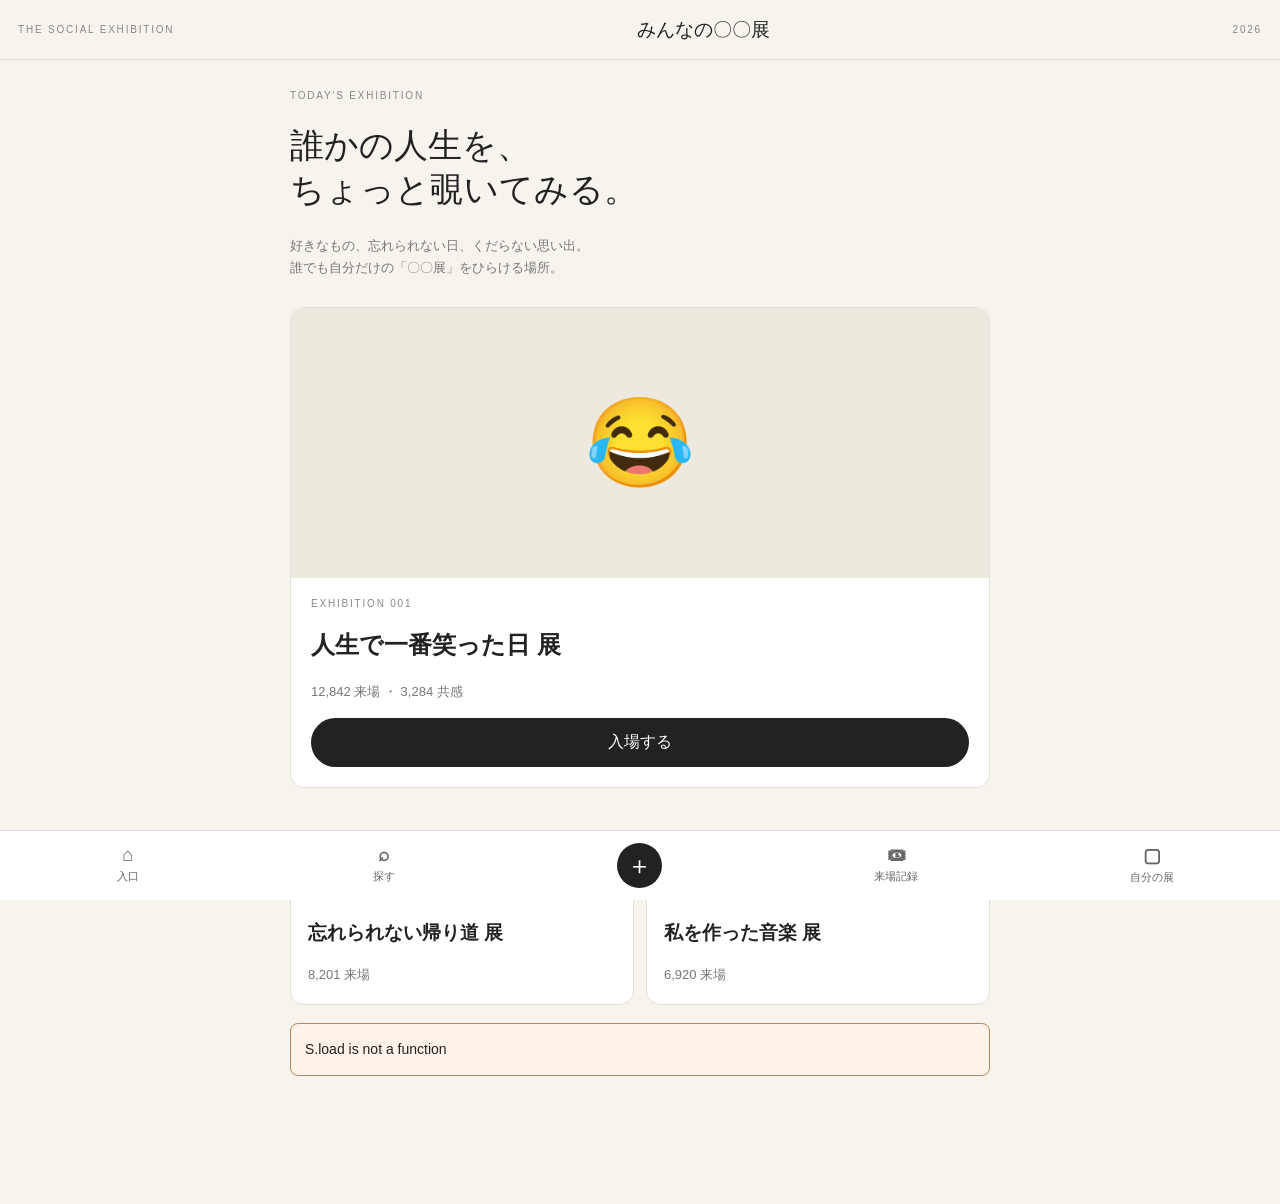
<file: index.html>
<!doctype html><html lang="ja"><head><meta charset="utf-8"><meta name="viewport" content="width=device-width,initial-scale=1"><title>みんなの〇〇展</title><link rel="stylesheet" href="styles.css"></head>
<body><header class="top"><span class="tiny">THE SOCIAL EXHIBITION</span><span class="brand">みんなの〇〇展</span><span class="tiny">2026</span></header>
<main class="wrap">
<div class="tiny">TODAY'S EXHIBITION</div><h1>誰かの人生を、<br>ちょっと覗いてみる。</h1>
<p class="muted">好きなもの、忘れられない日、くだらない思い出。<br>誰でも自分だけの「〇〇展」をひらける場所。</p>
<section class="feature" style="margin-top:28px"><div class="cover">😂</div><div class="pad"><div class="tiny">EXHIBITION 001</div><h2>人生で一番笑った日 展</h2><p class="muted">12,842 来場 ・ 3,284 共感</p><a class="enter" href="exhibition.html">入場する</a></div></section>
<h2 class="section">いま開館中</h2><div class="grid"><a class="card" href="exhibition.html?id=sample-road"><div class="tiny">EXHIBITION</div><h3>忘れられない帰り道 展</h3><span class="muted">8,201 来場</span></a><a class="card" href="exhibition.html?id=sample-music"><div class="tiny">EXHIBITION</div><h3>私を作った音楽 展</h3><span class="muted">6,920 来場</span></a></div>
<div id="message" role="alert" class="message" hidden></div><section id="home-mine" hidden><h2 class="section">あなたの展覧会</h2><div id="home-list" class="grid"></div></section></main><nav class="bottom">
<a href="index.html"><b>⌂</b>入口</a>
<a href="search.html"><b>⌕</b>探す</a>
<a class="plus" href="create.html" aria-label="展覧会をつくる">＋</a>
<a href="records.html"><b>🎟</b>来場記録</a>
<a href="profile.html"><b>▢</b>自分の展</a>
</nav><script src="storage.js"></script><script src="app.js"></script></body></html>
</file>
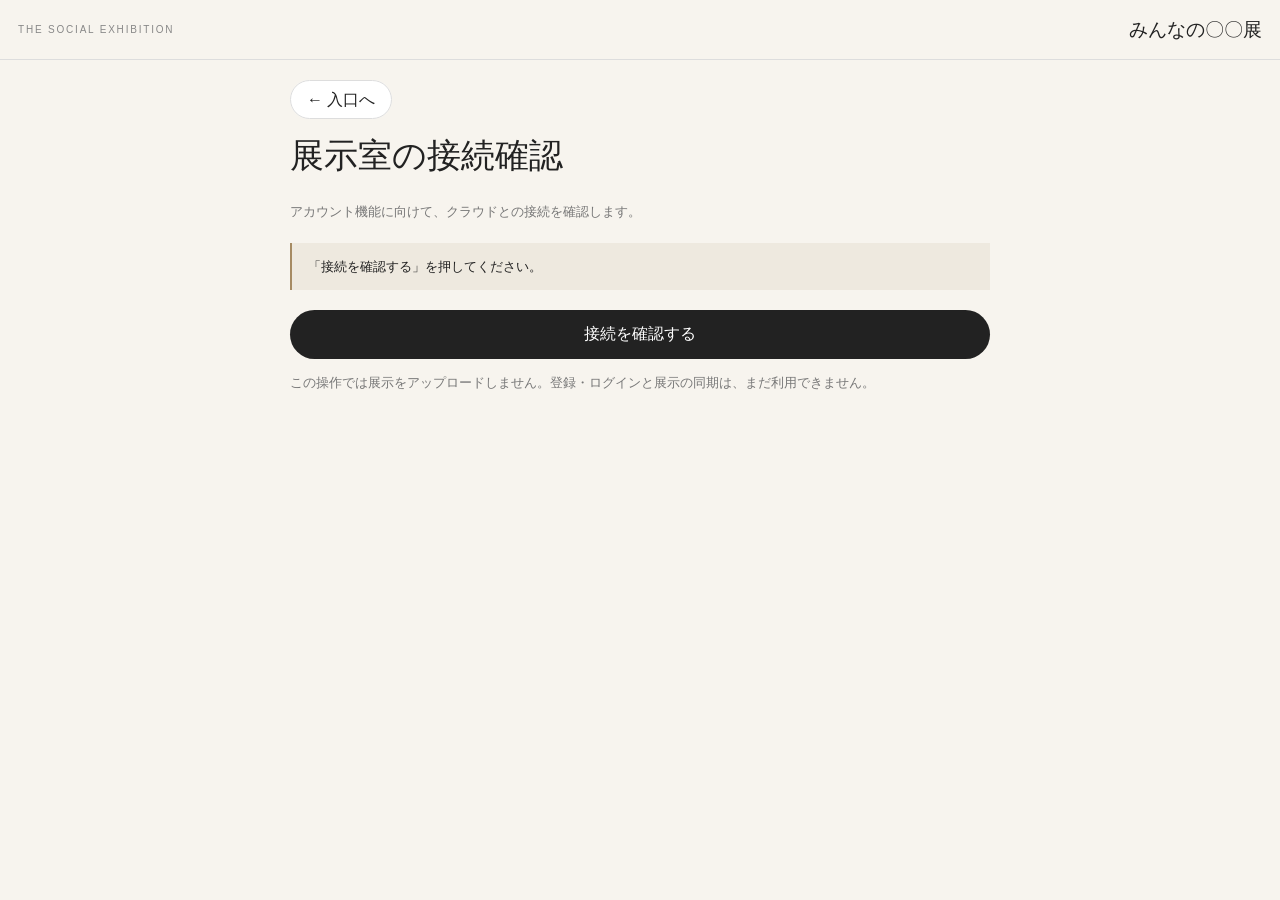
<file: connection.html>
<!doctype html>
<html lang="ja"><head><meta charset="utf-8"><meta name="viewport" content="width=device-width,initial-scale=1"><title>接続確認 — みんなの〇〇展</title><link rel="stylesheet" href="styles.css"></head>
<body><header class="top"><span class="tiny">THE SOCIAL EXHIBITION</span><span class="brand">みんなの〇〇展</span></header>
<main class="wrap"><a class="pill" href="index.html">← 入口へ</a><h1>展示室の接続確認</h1>
<p class="muted">アカウント機能に向けて、クラウドとの接続を確認します。</p>
<p id="connection-status" role="status" class="notice">「接続を確認する」を押してください。</p>
<button id="check-connection" class="primary">接続を確認する</button>
<p class="muted">この操作では展示をアップロードしません。登録・ログインと展示の同期は、まだ利用できません。</p>
</main><script src="vendor/supabase-2.57.4.js"></script><script src="supabase-client.js"></script><script src="connection.js"></script></body></html>
</file>
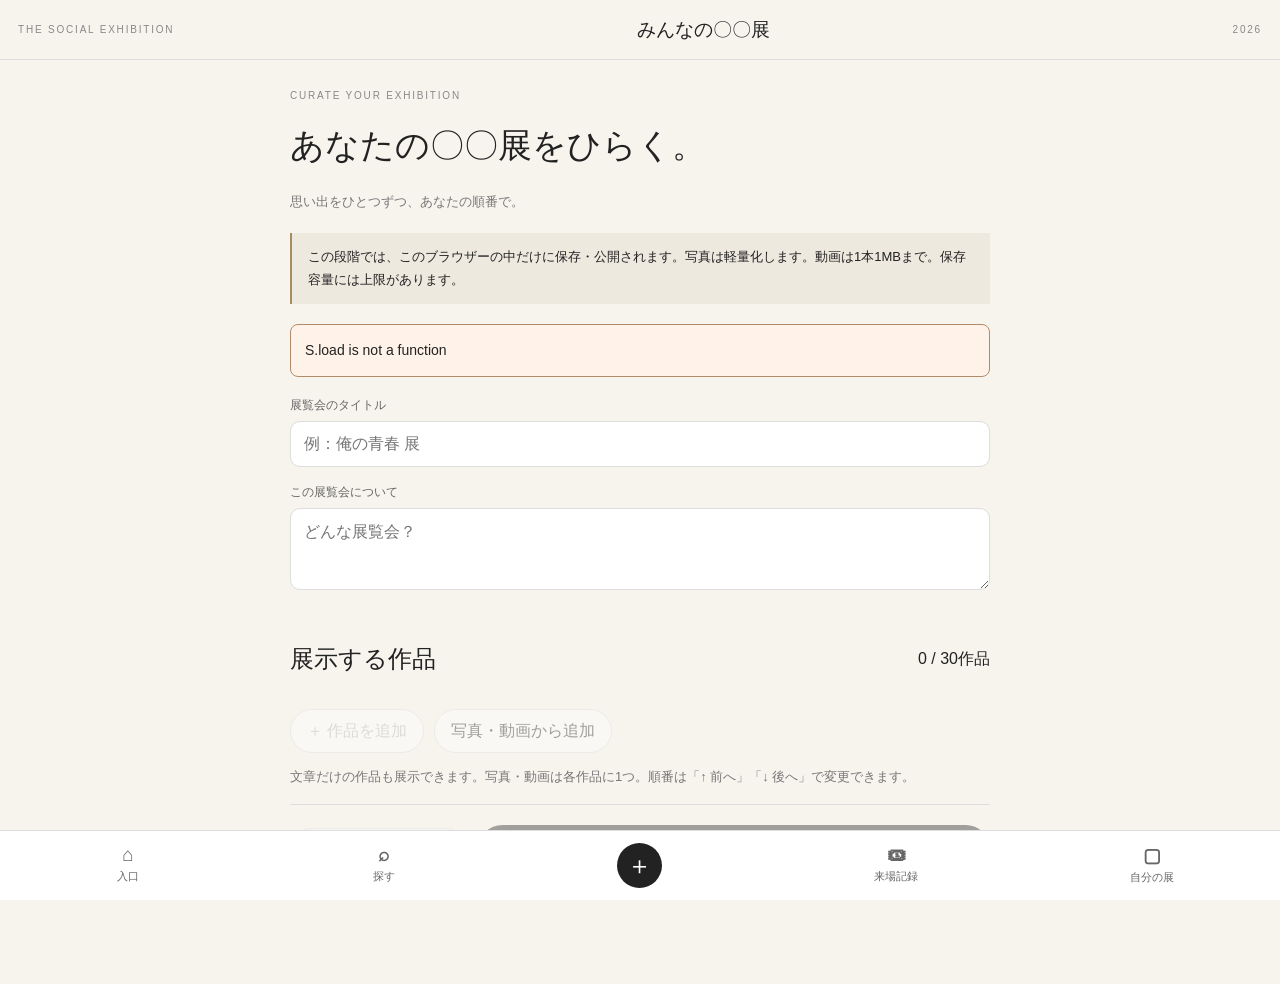
<file: create.html>
<!doctype html><html lang="ja"><head><meta charset="utf-8"><meta name="viewport" content="width=device-width,initial-scale=1"><title>〇〇展をつくる</title><link rel="stylesheet" href="styles.css"></head>
<body><header class="top"><span class="tiny">THE SOCIAL EXHIBITION</span><span class="brand">みんなの〇〇展</span><span class="tiny">2026</span></header>
<main class="wrap">
<div class="tiny">CURATE YOUR EXHIBITION</div><h1>あなたの〇〇展をひらく。</h1><p class="muted">思い出をひとつずつ、あなたの順番で。</p>
<p class="notice">この段階では、このブラウザーの中だけに保存・公開されます。写真は軽量化します。動画は1本1MBまで。保存容量には上限があります。</p>
<p id="save-status" class="muted" role="status"></p><div id="message" role="alert" class="message" hidden></div>
<label class="label" for="title">展覧会のタイトル</label><input id="title" class="field" maxlength="100" placeholder="例：俺の青春 展">
<label class="label" for="desc">この展覧会について</label><textarea id="desc" class="field" maxlength="3000" rows="3" placeholder="どんな展覧会？"></textarea>
<div class="controls"><h2 class="section">展示する作品</h2><span id="wc">0 / 30作品</span></div><div id="works"></div>
<div class="actions"><button class="pill" id="add-work">＋ 作品を追加</button><label class="pill file-picker">写真・動画から追加<input id="files" type="file" accept="image/*,video/*" multiple></label></div>
<p class="muted">文章だけの作品も展示できます。写真・動画は各作品に1つ。順番は「↑ 前へ」「↓ 後へ」で変更できます。</p>
<div class="actions editor-actions"><button class="pill" id="preview">展覧会をプレビュー</button><button class="primary" id="publish">この〇〇展を公開する</button></div>
</main><nav class="bottom">
<a href="index.html"><b>⌂</b>入口</a>
<a href="search.html"><b>⌕</b>探す</a>
<a class="plus" href="create.html" aria-label="展覧会をつくる">＋</a>
<a href="records.html"><b>🎟</b>来場記録</a>
<a href="profile.html"><b>▢</b>自分の展</a>
</nav><script src="storage.js"></script><script src="app.js"></script></body></html>
</file>
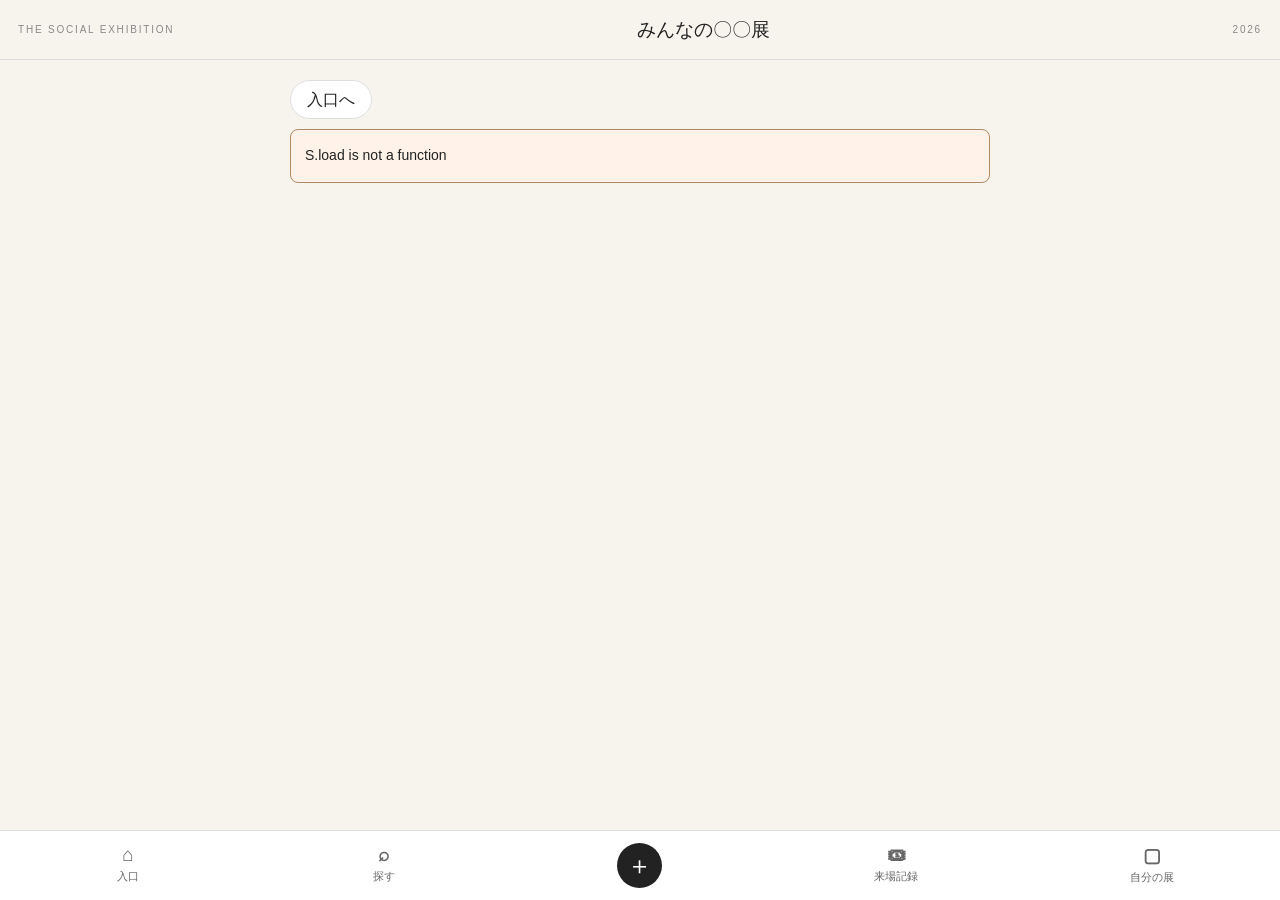
<file: exhibition.html>
<!doctype html><html lang="ja"><head><meta charset="utf-8"><meta name="viewport" content="width=device-width,initial-scale=1"><title>人生で一番笑った日 展</title><link rel="stylesheet" href="styles.css"></head>
<body><header class="top"><span class="tiny">THE SOCIAL EXHIBITION</span><span class="brand">みんなの〇〇展</span><span class="tiny">2026</span></header>
<main class="wrap">
<a class="pill" id="back-link" href="index.html">入口へ</a><div id="message" role="alert" class="message" hidden></div><div id="exhibition-content" hidden>
<p class="notice" id="preview-notice" hidden>プレビュー中です。共感・コメント・来場記録は保存されません。</p>
<div class="tiny exhibition-label" id="exhibition-label"></div><h1 id="ex-title"></h1><p class="muted" id="ex-meta"></p><p class="description" id="ex-desc"></p>
<div class="tiny" id="room" aria-live="polite"></div><section class="art" aria-label="展示作品"><div id="art-media" class="art-media"></div><h2 class="caption" id="work-title"></h2><p class="description" id="work-text"></p><div class="num" id="num"></div></section>
<div class="controls"><button class="pill" id="prev">← 前へ</button><span id="count"></span><button class="pill" id="next">次へ →</button></div>
<p id="finish" class="muted" hidden>最後の作品です。ご来場ありがとうございました。</p><button class="pill" id="like" aria-pressed="false">♡ 共感</button>
<section class="comments"><h3>この作品へのコメント</h3><div id="comments"></div><form class="form" id="comment-form"><label class="sr-only" for="ci">コメント</label><input id="ci" maxlength="1000" placeholder="コメントを書く…" required><button class="send" id="send">送信</button></form></section></div>
</main><nav class="bottom">
<a href="index.html"><b>⌂</b>入口</a>
<a href="search.html"><b>⌕</b>探す</a>
<a class="plus" href="create.html" aria-label="展覧会をつくる">＋</a>
<a href="records.html"><b>🎟</b>来場記録</a>
<a href="profile.html"><b>▢</b>自分の展</a>
</nav><script src="storage.js"></script><script src="app.js"></script></body></html>
</file>
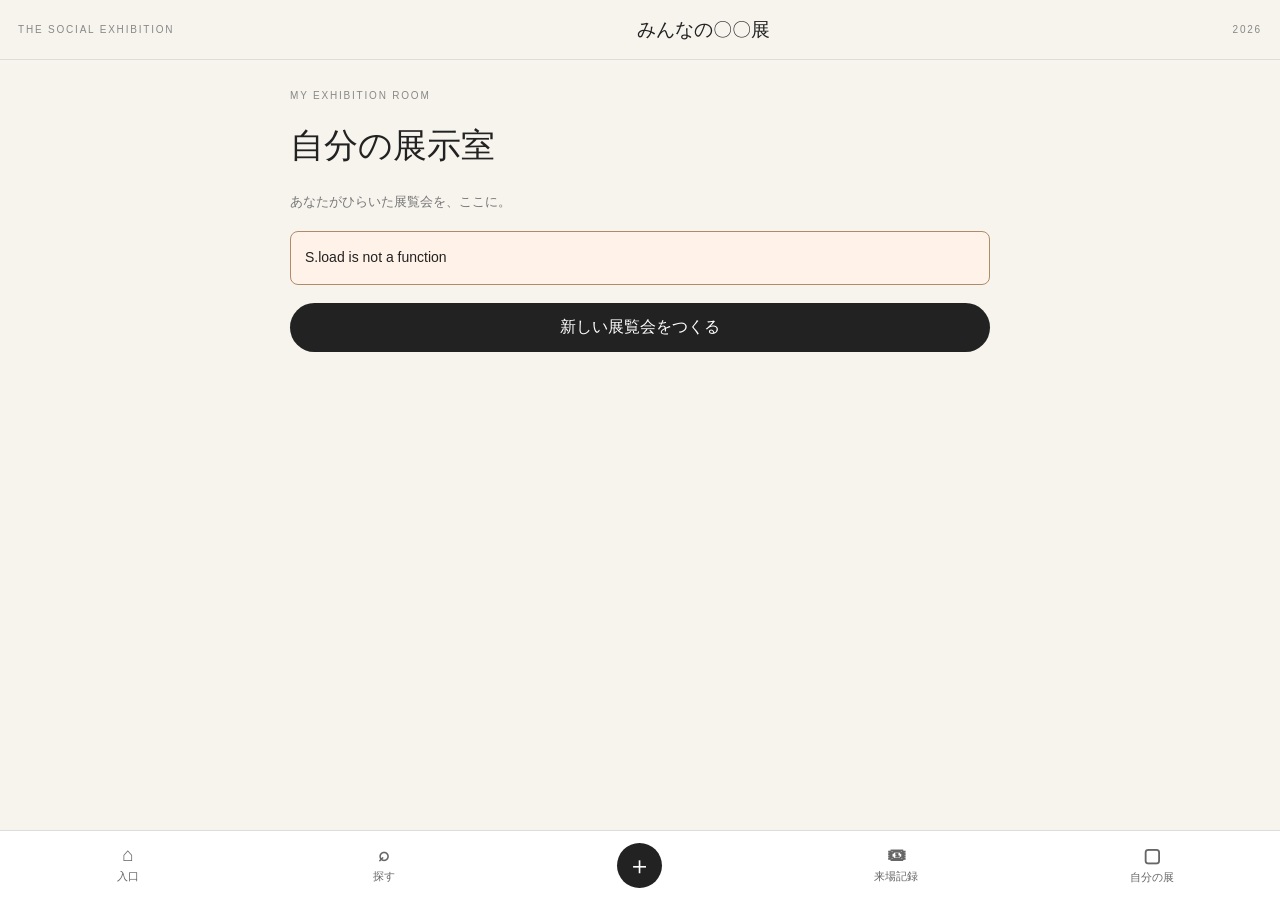
<file: profile.html>
<!doctype html><html lang="ja"><head><meta charset="utf-8"><meta name="viewport" content="width=device-width,initial-scale=1"><title>自分の展</title><link rel="stylesheet" href="styles.css"></head>
<body><header class="top"><span class="tiny">THE SOCIAL EXHIBITION</span><span class="brand">みんなの〇〇展</span><span class="tiny">2026</span></header>
<main class="wrap">
<div class="tiny">MY EXHIBITION ROOM</div><h1>自分の展示室</h1><p class="muted">あなたがひらいた展覧会を、ここに。</p><div id="message" role="alert" class="message" hidden></div><a class="enter" href="create.html" id="create-link">新しい展覧会をつくる</a><div id="legacy" class="notice" hidden></div><div id="mine" class="exhibition-list"></div>
</main><nav class="bottom">
<a href="index.html"><b>⌂</b>入口</a>
<a href="search.html"><b>⌕</b>探す</a>
<a class="plus" href="create.html" aria-label="展覧会をつくる">＋</a>
<a href="records.html"><b>🎟</b>来場記録</a>
<a href="profile.html"><b>▢</b>自分の展</a>
</nav><script src="storage.js"></script><script src="app.js"></script></body></html>
</file>
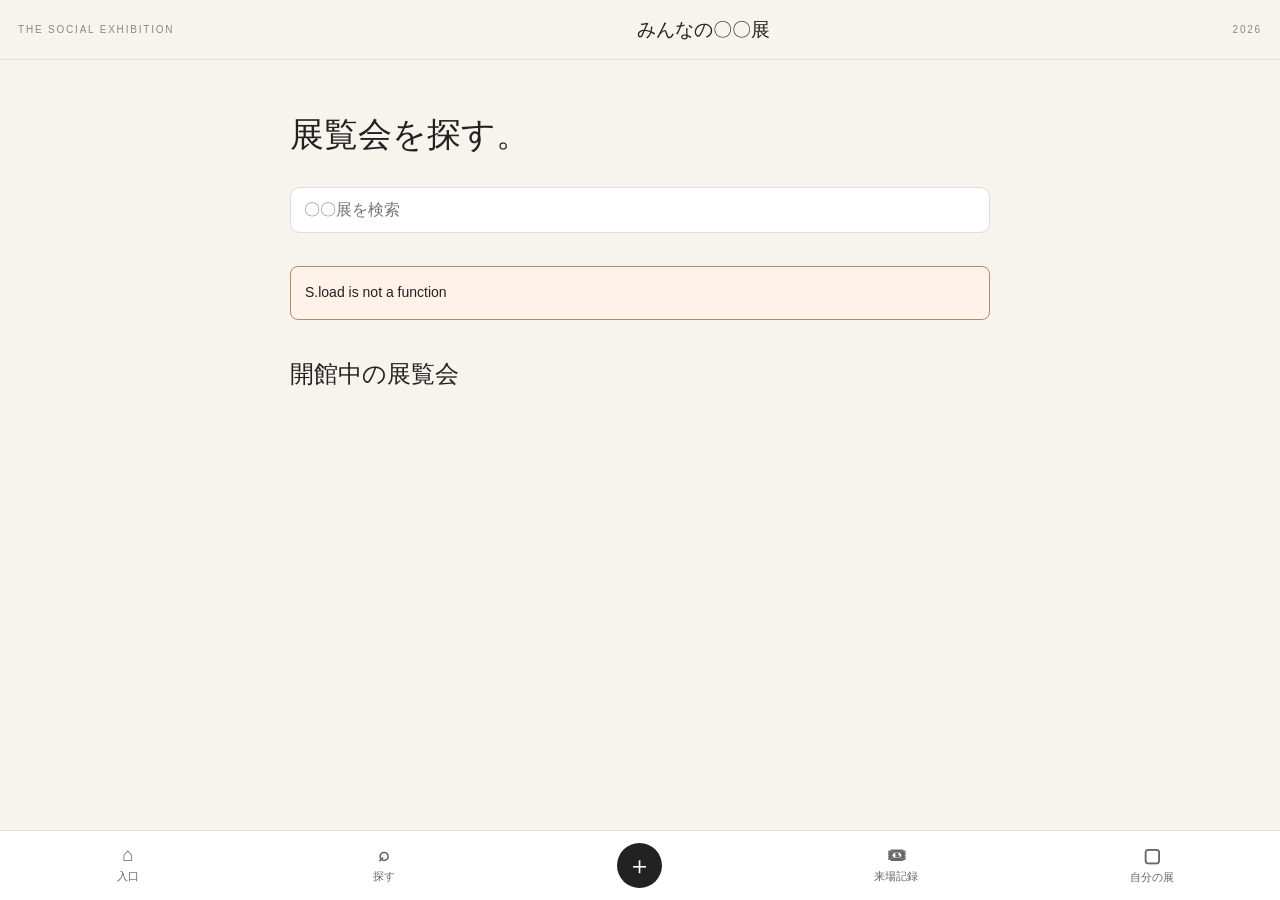
<file: search.html>
<!doctype html><html lang="ja"><head><meta charset="utf-8"><meta name="viewport" content="width=device-width,initial-scale=1"><title>探す</title><link rel="stylesheet" href="styles.css"></head>
<body><header class="top"><span class="tiny">THE SOCIAL EXHIBITION</span><span class="brand">みんなの〇〇展</span><span class="tiny">2026</span></header>
<main class="wrap">
<h1>展覧会を探す。</h1><label class="sr-only" for="query">展覧会を検索</label><input id="query" class="field" placeholder="〇〇展を検索" type="search"><div id="message" role="alert" class="message" hidden></div><h2 class="section">開館中の展覧会</h2><div id="results" class="grid" aria-live="polite"></div>
</main><nav class="bottom">
<a href="index.html"><b>⌂</b>入口</a>
<a href="search.html"><b>⌕</b>探す</a>
<a class="plus" href="create.html" aria-label="展覧会をつくる">＋</a>
<a href="records.html"><b>🎟</b>来場記録</a>
<a href="profile.html"><b>▢</b>自分の展</a>
</nav><script src="storage.js"></script><script src="app.js"></script></body></html>
</file>
<file: styles.css>
*{box-sizing:border-box}body{margin:0;background:#f7f4ee;color:#222;font-family:-apple-system,BlinkMacSystemFont,"Hiragino Kaku Gothic ProN","Yu Gothic",sans-serif}
a{text-decoration:none;color:inherit}button,input,textarea{font:inherit}.top{height:60px;display:flex;align-items:center;justify-content:space-between;padding:0 18px;border-bottom:1px solid #ddd;background:#f7f4ee}
.brand{font:19px Georgia,serif}.tiny{font-size:10px;letter-spacing:1.8px;color:#888}.wrap{max-width:740px;margin:auto;padding:30px 20px 95px}
h1{font:34px/1.3 Georgia,serif}.muted{font-size:13px;line-height:1.7;color:#777}.feature,.panel,.card{background:#fff;border:1px solid #e3ded6;border-radius:14px;overflow:hidden}
.cover{height:270px;background:#eee9df;display:flex;align-items:center;justify-content:center;font-size:88px}.pad{padding:20px}.enter,.primary{display:block;width:100%;text-align:center;border:0;background:#222;color:#fff;padding:14px;border-radius:25px;margin-top:15px}
.grid{display:grid;grid-template-columns:1fr 1fr;gap:12px}.card{padding:17px}.section{font:24px Georgia,serif;margin:38px 0 14px}
.bottom{position:fixed;bottom:0;left:0;right:0;height:70px;background:#fff;border-top:1px solid #ddd;display:flex;justify-content:space-around;align-items:center}.bottom a{text-align:center;font-size:11px;color:#666}.bottom b{display:block;font-size:19px;margin-bottom:3px}.plus{background:#222!important;color:#fff!important;width:45px;height:45px;border-radius:50%;font-size:25px!important;display:flex;align-items:center;justify-content:center}
.back{font-size:29px}.art{min-height:350px;background:#fff;border:1px solid #ddd;display:flex;flex-direction:column;align-items:center;justify-content:center;text-align:center;padding:30px;position:relative}
.emoji{font-size:90px}.caption{font:21px/1.6 Georgia,serif;margin-top:20px}.num{position:absolute;right:15px;bottom:14px;font-size:11px;color:#999}.controls{display:flex;justify-content:space-between;align-items:center;margin:18px 0}.pill{border:1px solid #ddd;background:#fff;border-radius:22px;padding:10px 16px}
.comments{background:#fff;border:1px solid #ddd;border-radius:12px;padding:18px}.form{display:flex;gap:7px}.form input{flex:1;min-width:0;border:1px solid #ddd;border-radius:20px;padding:10px}.send{border:0;background:#222;color:#fff;border-radius:20px;padding:9px 14px}
.field{width:100%;border:1px solid #ddd;background:#fff;border-radius:10px;padding:13px;margin:7px 0 15px}.label{font-size:12px;color:#666}.upload{display:block;border:1.5px dashed #aaa;background:#fffaf2;text-align:center;padding:26px;border-radius:13px;margin-top:10px}.work{background:#fff;border:1px solid #ddd;border-radius:12px;padding:14px;margin-top:12px}
@media(max-width:520px){.grid{grid-template-columns:1fr}h1{font-size:30px}.cover{height:240px}}

[hidden]{display:none!important}
body{overflow-wrap:anywhere}
button,.pill,.enter,.primary{min-height:44px;cursor:pointer}
button:disabled{opacity:.4;cursor:default}
input,textarea{font-size:16px;max-width:100%}
textarea{resize:vertical}
:focus-visible{outline:2px solid #826d4e;outline-offset:4px}
.top{gap:8px}.brand{white-space:nowrap}
.wrap{padding-bottom:calc(110px + env(safe-area-inset-bottom))}
.bottom{height:calc(70px + env(safe-area-inset-bottom));padding-bottom:env(safe-area-inset-bottom);z-index:10}
.bottom a{min-width:44px;min-height:44px}.bottom a[aria-current=page]{color:#222;font-weight:bold}
.notice{border-left:2px solid #a68b63;padding:12px 16px;background:#eee9df;font-size:13px;line-height:1.8;margin:20px 0}
.message{background:#fff2e8;border:1px solid #b18b67;padding:14px;border-radius:8px;white-space:pre-wrap;margin:18px 0;font-size:14px;line-height:1.7}
.actions{display:flex;gap:10px;flex-wrap:wrap;margin-top:16px;align-items:center}
.actions .primary{margin:0;flex:1;min-width:200px}
.editor-actions{border-top:1px solid #ddd;padding-top:20px}
.controls .section{margin:16px 0}.controls{gap:8px}
.work{padding:20px;margin-bottom:20px}.work h3{margin:0 0 20px;color:#78664e}
.work-order{padding-top:14px;border-top:1px solid #e3ded6}
.media{display:block;max-width:100%;width:100%;object-fit:contain;max-height:60vh;background:#f7f4ee}
.work .media{max-height:250px;border-radius:6px}
.file-picker{position:relative;display:inline-flex;align-items:center;overflow:hidden}
.file-picker input{position:absolute;inset:0;width:100%;height:100%;opacity:0;cursor:pointer}
.file-picker:focus-within{outline:2px solid #826d4e;outline-offset:3px}
.file-picker:has(input:disabled){opacity:.4;cursor:default}
.description{white-space:pre-wrap;line-height:1.9;margin:16px 0;font-size:15px}
.art{padding:20px 20px 38px;margin-top:12px}.art-media{width:100%}
.art .caption{margin:24px 0 0;font-size:23px;font-weight:normal}
.art .description{width:100%;text-align:left}.art .num{color:#777}
.comments{margin-top:24px}.comments .description{border-bottom:1px solid #eee;padding-bottom:12px}
.exhibition-label{margin-top:28px}.exhibition-list{display:grid;gap:16px;margin-top:28px}
.exhibition-card{display:block}.exhibition-card h3{line-height:1.6}.card-enter{font-size:13px}
.exhibition-card .media{height:180px;object-fit:cover;border-radius:8px;margin-bottom:18px}
.card-description{display:-webkit-box;-webkit-line-clamp:3;-webkit-box-orient:vertical;overflow:hidden;color:#777;font-size:13px}
.ticket{border-left:3px dashed #b8a78c}.empty{padding:25px 0}
.sr-only{position:absolute;width:1px;height:1px;padding:0;margin:-1px;overflow:hidden;clip:rect(0,0,0,0);white-space:nowrap;border:0}
@media(max-width:520px){.editor-actions{flex-direction:column;align-items:stretch}.actions .primary{flex:auto;width:100%}.work{padding:16px}.art{padding:14px 14px 36px}.top .tiny:last-child{display:none}.wrap{padding-left:16px;padding-right:16px}}
</file>
